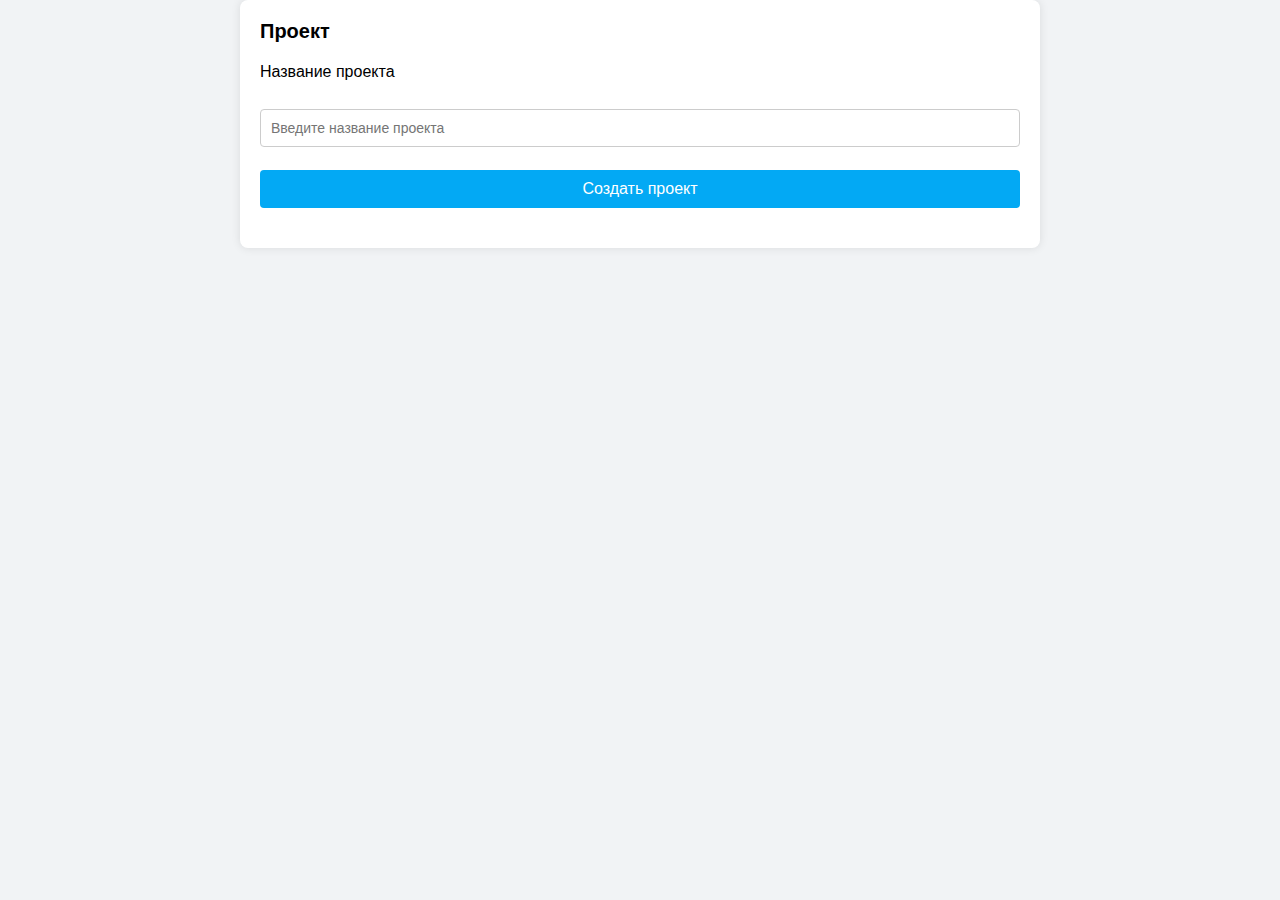
<file: Kanban/index.html>
<!DOCTYPE html>
<html lang="en">
<head>
    <meta charset="UTF-8">
    <meta name="viewport" content="width=device-width, initial-scale=1.0">
    <title>Project Manager</title>
    <link rel="stylesheet" href="styles.css">
    <script src="scripts.js" defer></script>
    <script src="drag.js" defer></script>
    <script src="todo.js" defer></script>
</head>
<body>
    
    <div id="mainWindow" class="container">
        <header>
            <h1>Проект</h1>
        </header>
        <main>
            <div class="project-editor">
                <label for="projectNameTextBox">Название проекта</label>
                <input type="text" id="projectNameTextBox" class="input" placeholder="Введите название проекта">
            </div>
            <div class="project-actions">
                <button id="addProjectButton" class="button add">Создать проект</button>
            </div>
            <div id="projectsList" class="projects-list"></div>
        </main>
    </div>

<div id="projectModal" class="modal">
    <div class="modal-content">
        <span class="close-button" id="closeProjectModal">&times;</span>
        <label for="editProjectName">Название проекта</label>
        <input type="text" id="editProjectName" class="input">
        <label for="editProjectDescription">Описание проекта</label>
        <textarea id="editProjectDescription" class="input edit-project-description" rows="4" placeholder="Введите описание проекта" style="resize: none; width: 438px; height: 120px;"></textarea>

        <button id="saveChangesButton" class="button save">Сохранить изменения</button>
    </div>
</div>


    <div id="kanbanWindow" class="board" style="display:none;">
        <button id="backToProjectsButton" class="button back">Вернуться к проектам</button>
        <button id="add-lane-btn">Add Column +</button>
        <div class="lanes" id="lanes"></div>

        <div id="task-modal" class="modal">
            <div class="modal-content">
                <span class="close" id="close-task-modal">&times;</span>
                <form id="task-form">
                    <input type="hidden" id="task-id" />
                    <label for="task-title">Title</label>
                    <input type="text" id="task-title" required />
                    <label for="task-desc">Description</label>
                    <textarea id="task-desc" rows="4"></textarea>
                    <label for="task-lane">Lane</label>
                    <select id="task-lane"></select>
                    <button type="submit">Save</button>
                    <button type="button" id="delete-task-btn">Delete</button>
                </form>
            </div>
        </div>

        <div id="lane-modal" class="modal">
            <div class="modal-content">
                <span class="close" id="close-lane-modal">&times;</span>
                <form id="lane-form">
                    <input type="hidden" id="lane-id" />
                    <label for="lane-title">Column Title</label>
                    <input type="text" id="lane-title" required />
                    <button type="submit">Save</button>
                    <button type="button" id="delete-lane-btn">Delete</button>
                </form>
            </div>
        </div>
    </div>
</body>
</html>
</file>
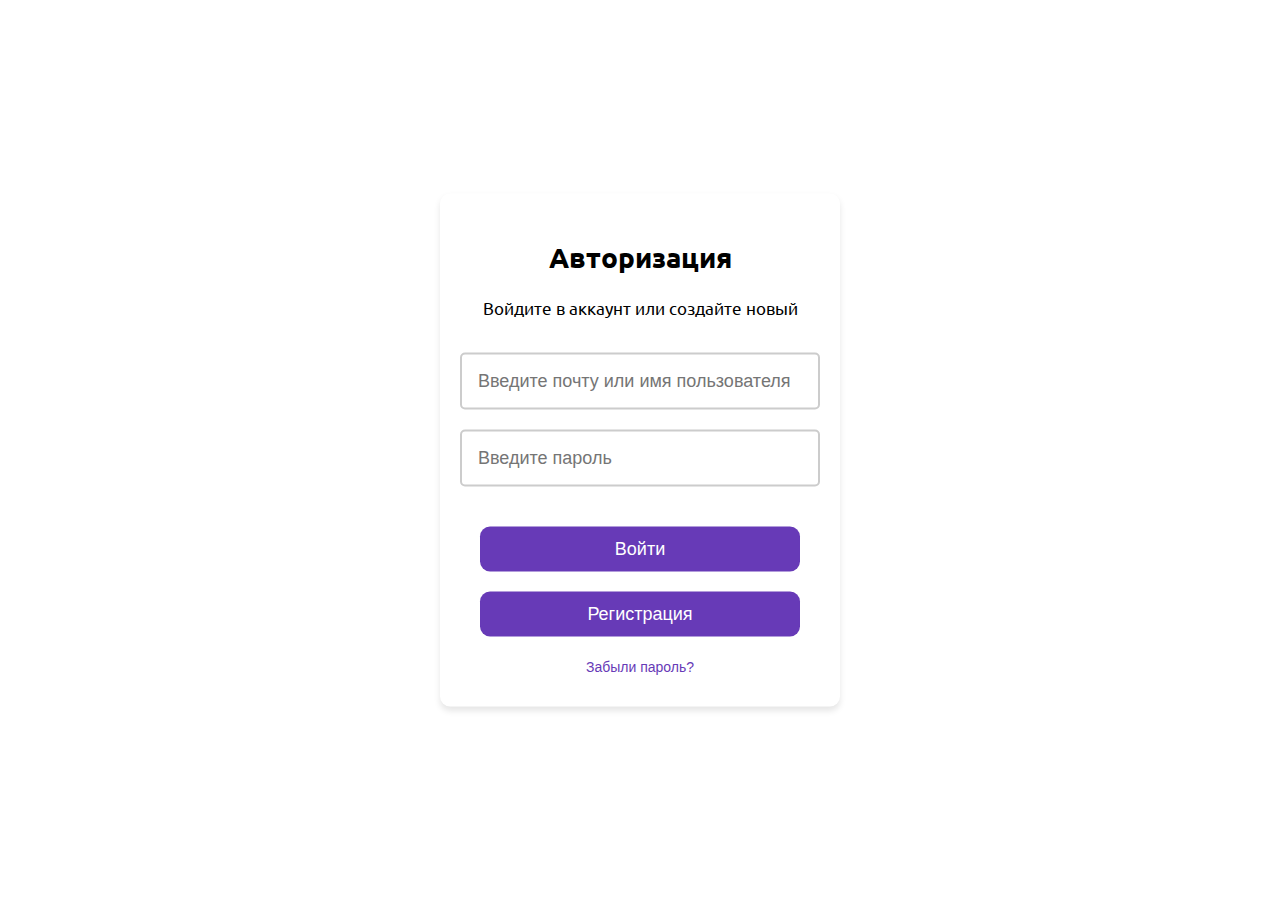
<file: loginpages/index.html>
<!DOCTYPE html>
<html lang="ru">
<head>
    <meta charset="UTF-8">
    <meta name="viewport" content="width=device-width, initial-scale=1.0">
    <title>Auth Page</title>
    <link rel="stylesheet" href="css/styles.css">


    <link rel="stylesheet" href="https://fonts.googleapis.com/css?family=Ubuntu:400,500,700&display=swap">
    <link rel="stylesheet" href="https://fonts.googleapis.com/icon?family=Material+Icons">

    
</head>
<body>
    <div class="container">
               <!-- Login Box -->
               <div id="loginBox" class="auth-box">
                <h1 class="title">Авторизация</h1>
                <p class="subtitle">Войдите в аккаунт или создайте новый</p>
                <div id="loginSnackbar" class="snackbar">Ошибка</div>
                <input type="text" id="loginUsername" class="input" placeholder="Введите почту или имя пользователя">
                <input type="password" id="loginPassword" class="input" placeholder="Введите пароль">
                <div class="button-container">
                    <button id="loginButton" class="button">Войти</button>
                    <button id="showRegisterButton" class="button">Регистрация</button>
                    <button id="showForgotPasswordButton" class="button button-link">Забыли пароль?</button>
                </div>
            </div>
    
            <!-- Register Box -->
            <div id="registerBox" class="auth-box" style="display: none;">
                <h1 class="title">Регистрация</h1>
                <div id="registerSnackbar" class="snackbar">Ошибка</div>
                <input type="text" id="registerUsername" class="input" placeholder="Введите имя пользователя">
                <input type="email" id="registerEmail" class="input" placeholder="Введите адрес электронной почты">
                <input type="password" id="registerPassword1" class="input" placeholder="Придумайте пароль">
                <input type="password" id="registerPassword2" class="input" placeholder="Подтвердите пароль">
                <div class="button-container">
                    <button id="registerButton" class="button">Зарегистрироваться</button>
                    <button id="backToLoginButton" class="button">Вернуться на страницу входа</button>
                </div>
            </div>

        <!-- Forgot Password Box -->
        <div id="forgotPasswordBox" class="auth-box" style="display: none;">
            <h1 class="title">Не удается войти?</h1>
            <p class="subtitle">
                Введите адрес электронной почты,<br>
                который вы указывали при регистрации,<br>
                и мы отправим вам код для восстановления.
            </p>
            <div id="forgotPasswordSnackbar" class="snackbar">Ошибка</div>
            <input type="text" id="forgotPasswordEmail" class="input" placeholder="Введите адрес электронной почты">
            <div class="button-container">
                <button id="getCodeButton" class="button">Получить код</button>
                <button id="backToLoginFromForgotButton" class="button button-link">Вернуться на страницу входа</button>
            </div>
        </div>

        <!-- Enter Code Box -->
        <div id="enterCodeBox" class="auth-box" style="display: none;">
            <h1 class="title">Введите код из письма</h1>
            <p class="subtitle">
                На указанный вами адрес<br>
                был отправлен 6-значный код
            </p>
            <div id="enterCodeSnackbar" class="snackbar">Ошибка</div>
            <input type="text" id="codeInput" class="input" placeholder="Введите код">
            <div class="button-container">
                <button id="submitCodeButton" class="button">Подтвердить</button>
                <button id="backToLoginFromEnterCodeButton" class="button button-link">Вернуться на страницу входа</button>
            </div>
        </div>

        <!-- Reset Password Box -->
        <div id="resetPasswordBox" class="auth-box" style="display: none;">
            <h1 class="title">Восстановление пароля</h1>
            <div id="resetPasswordSnackbar" class="snackbar">Ошибка</div>
            <input type="password" id="newPassword" class="input" placeholder="Введите новый пароль">
            <input type="password" id="confirmPassword" class="input" placeholder="Подтвердите новый пароль">
            <div class="button-container">
                <button id="changePasswordButton" class="button">Сменить пароль</button>
                <button id="backToLoginFromResetButton" class="button button-link">Вернуться на страницу входа</button>
            </div>
        </div>
    </div>
    <script type="module" src="js/scripts.js"></script>
</body>
</html>
</file>
<file: loginpages/css/styles.css>
body {
    font-family: 'Ubuntu', sans-serif;
    background-color: #FFFFFF;
    margin: 0;
    display: flex;
    justify-content: center;
    align-items: center;
    height: 100vh;
}

.container {
    display: flex;
    justify-content: center;
    align-items: center;
    width: 100%;
    height: 100%;
    position: relative;
}

.auth-box {
    width: 360px;
    padding: 20px;
    display: flex;
    flex-direction: column;
    align-items: center;
    box-shadow: 0px 4px 6px rgba(0, 0, 0, 0.1);
    border-radius: 10px;
    transition: opacity 0.3s ease, transform 0.3s ease;
    position: absolute;
    top: 50%;
    transform: translateY(-50%);
    background-color: #fff;
}

.title {
    font-size: 28px;
    font-weight: bold;
    margin: 25px 0 5px;
    text-align: center;
}

.subtitle {
    font-size: 17px;
    font-weight: 400;
    margin-bottom: 25px;
    text-align: center;
}

.snackbar {
    display: none;
    background-color: #FF5722;
    color: white;
    text-align: center;
    padding: 16px;
    position: fixed;
    z-index: 1;
    bottom: -60px;
    left: 50%;
    transform: translateX(-50%);
}

.input {
    font-size: 18px;
    padding: 16px;
    border: 2px solid #ccc;
    border-radius: 5px;
    width: 100%;
    margin: 10px 0;
    box-sizing: border-box;
}

.button-container {
    display: flex;
    flex-direction: column;
    align-items: center;
    width: 100%;
    margin-top: 20px;
}

.button {
    font-size: 18px;
    padding: 12px;
    width: calc(100% - 40px);
    margin: 10px 0;
    border: none;
    border-radius: 10px;
    cursor: pointer;
    background-color: #673ab7;
    color: white;
    text-align: center;
}

.button-link {
    background-color: transparent;
    color: #673ab7;
    font-size: 14px;
    width: auto;
    margin: 0;
}
</file>
<file: Kanban/styles.css>
/* ---- RESET/BASIC STYLING ---- */
* {
  padding: 0;
  margin: 0;
  box-sizing: border-box;
  font-family: sans-serif;
  -ms-overflow-style: none; /* IE and Edge */
  scrollbar-width: none; /* Firefox */
}

*::-webkit-scrollbar {
  display: none;
}

body {
    background-color: #f1f3f5;
    margin: 0;
    padding: 0;
}

.container {
    max-width: 800px;
    margin: 0 auto;
    padding: 20px;
    background-color: #fff;
    border-radius: 8px;
    box-shadow: 0 0 10px rgba(0, 0, 0, 0.1);
}

header {
    display: flex;
    justify-content: space-between;
    align-items: center;
}

header h1 {
    font-size: 20px;
    margin: 0;
}

.project-editor {
    margin-top: 20px;
}

.project-editor label {
    font-size: 16px;
    display: block;
    margin-bottom: 8px;
}

.input {
    width: calc(100%);
    padding: 10px;
    font-size: 14px;
    border: 1px solid #ccc;
    border-radius: 4px;
    margin-bottom: 20px;
    margin-top: 20px;
    margin-right: 20px;
    margin-left: 0px;
}

.project-actions {
    margin-top: 15px;
    margin-right: 20px;
    margin-bottom: 0px;
    margin-left: 0px;
}

.button {
    padding: 10px 20px;
    margin-left: 10px;
    font-size: 16px;
    border: none;
    border-radius: 4px;
    cursor: pointer;
}

.button.add {
    background-color: #03a9f4;
    color: #fff;
    width: 100%;
    margin-right: 0px;
}

.button.save {
    background-color: #6200ea;
    color: #fff;
    width: 100%;
}

.button.back {
    background-color: #f44336;
    color: #fff;
}

.projects-list {
    margin-top: 20px;
}

.project-item {
    display: flex;
    flex-direction: column; /* Changed from row to column for better text handling */
    align-items: flex-start; /* Align items to the start of the flex container */
    justify-content: space-between;
    padding: 10px;
    background-color: #eee;
    border-radius: 4px;
    margin-bottom: 10px;
    cursor: pointer;
    max-width: 100%; /* Ensure it doesn't overflow the parent */
    overflow: hidden; /* Hide any overflow content */
    box-sizing: border-box; /* Include padding and border in the element's total width and height */
}

.project-title {
    font-size: 16px;
    width: 100%; /* Make sure it takes full width */
    word-wrap: break-word; /* Break long words to avoid overflow */
    word-break: break-word; /* Ensure long words break properly */
    white-space: normal; /* Allow text to wrap */
}

.project-actions {
    display: flex;
    align-items: center;
    justify-content: flex-end; /* Align actions to the right */
    gap: 10px;
    width: 100%; /* Make sure it takes full width */
}

.project-actions button,
.project-actions .delete-project {
    margin: 0;
    flex-shrink: 0; /* Ensure buttons don't shrink */
}

.project-actions .delete-project {
    color: darkred;
    cursor: pointer;
}


.modal {
    display: none;
    position: fixed;
    z-index: 1;
    left: 0;
    top: 0;
    width: 100%;
    height: 100%;
    overflow: auto;
    background-color: rgba(0,0,0,0.4);
}

.modal-content {
    background-color: #fefefe;
    margin: 15% auto;
    padding: 20px;
    border: 1px solid #888;
    width: 80%;
    max-width: 500px;
    border-radius: 8px;
    position: relative;
}

.close-button,
.close {
    color: #aaa;
    position: absolute;
    top: 10px;
    right: 20px;
    font-size: 28px;
    font-weight: bold;
}

.close-button:hover,
.close-button:focus,
.close:hover,
.close:focus {
    color: black;
    text-decoration: none;
    cursor: pointer;
}

.board {
  width: 100%;
  height: 100vh;
  overflow: hidden;
  background-position: center;
  background-size: cover;
  display: flex;
  flex-direction: column;
  align-items: flex-start;
}

.wrapper {
  width: 100%;
  overflow-x: auto;
  overflow-y: hidden;
  white-space: nowrap;
}

#add-lane-btn {
  margin: 20px;
  padding: 12px 32px;
  border-radius: 4px;
  border: none;
  box-shadow: 0px 5px 15px rgba(0, 0, 0, 0.25);
  background: #ffffff;
  color: black;
  font-weight: bold;
  font-size: 14px;
  cursor: pointer;
}

.add-task-btn {
  margin-top: 10px;
  padding: 8px;
  border-radius: 4px;
  border: none;
  background: #007bff;
  color: white;
  font-size: 14px;
  cursor: pointer;
}

.lanes {
  display: flex;
  align-items: flex-start;
  justify-content: start;
  gap: 16px;
  padding: 24px 0;
  height: 100%;
}

.heading {
  font-size: 22px;
  font-weight: bold;
  margin-bottom: 8px;
  cursor: pointer;
  overflow: hidden; /* Скрываем содержимое, которое не помещается */
  text-overflow: ellipsis; /* Добавляем многоточие для переполненного текста */
  white-space: nowrap; /* Запрещаем перенос текста на новую строку */
  width: 100%; /* Обеспечиваем, что заголовок займет всю ширину родительского контейнера */
  box-sizing: border-box; /* Включаем padding и border в ширину элемента */
}

.swim-lane {
  display: flex;
  flex-direction: column;
  align-items: flex-start;
  justify-content: flex-start;
  border-radius: 4px;
  padding: 16px;
  background: rgba(255, 255, 255, 0.5);
  box-shadow: 0px 5px 15px rgba(0, 0, 0, 0.25);
  width: 560px; /* Устанавливаем фиксированную ширину, равную ширине карточек */
}

.cards {
  display: flex;
  flex-direction: column;
  align-items: flex-start;
  justify-content: flex-start;
  gap: 8px;
}

.card {
  width: 530px; /* Увеличиваем ширину в 2 раза */
  min-height: 160px; /* Увеличиваем минимальную высоту для карточек */
  border-radius: 8px;
  padding: 12px 16px 50px 16px; /* Добавляем нижний отступ, чтобы не пересекаться с кнопкой */
  background: white;
  box-shadow: 0px 5px 15px rgba(0, 0, 0, 0.1);
  cursor: pointer;
  margin-top: 10px;
  position: relative; /* Ensure the card is the positioning context for the button */
  overflow: hidden; /* Hide any overflow content */
  box-sizing: border-box; /* Include padding and border in the element's total width and height */
  word-wrap: break-word; /* Break long words to avoid overflow */
  word-break: break-word; /* Ensure long words break properly */
  white-space: normal; /* Allow text to wrap */
}

.card:hover {
  box-shadow: 0px 5px 15px rgba(0, 0, 0, 0.25);
  transition: all 0.3s ease-in;
}

.card h3 {
  font-size: 14px;
  font-weight: bold;
  margin: 0; /* Remove default margin */
  overflow: hidden; /* Hide any overflow content */
  text-overflow: ellipsis; /* Add ellipsis (...) if text overflows */
  display: -webkit-box; /* Required for multi-line truncation */
  -webkit-line-clamp: 2; /* Show at most 2 lines */
  -webkit-box-orient: vertical; /* Required for multi-line truncation */
  white-space: normal; /* Allow text to wrap */
}

.card p {
  font-size: 12px;
  font-weight: normal;
  margin: 8px 0 0 0; /* Add margin to top and remove default margin */
  overflow: hidden; /* Hide any overflow content */
  text-overflow: ellipsis; /* Add ellipsis (...) if text overflows */
  display: -webkit-box; /* Required for multi-line truncation */
  -webkit-line-clamp: 4; /* Show at most 4 lines */
  -webkit-box-orient: vertical; /* Required for multi-line truncation */
  white-space: normal; /* Allow text to wrap */
}

#task-modal,
#lane-modal {
  display: none;
  position: fixed;
  z-index: 1;
  left: 0;
  top: 0;
  width: 100%;
  height: 100%;
  overflow: auto;
  background-color: rgba(0, 0, 0, 0.4);
}

.modal-content {
  background-color: #fefefe;
  margin: 10% auto;
  padding: 20px;
  border: 1px solid #888;
  width: 40%;
  border-radius: 8px;
  position: relative;
}

.close {
  color: #aaa;
  float: right;
  font-size: 28px;
  font-weight: bold;
}

.close:hover,
.close:focus {
  color: black;
  text-decoration: none;
  cursor: pointer;
}

/* Стили для label */
label {
  display: block; /* Делаем label блочным элементом */
  margin-bottom: 8px; /* Добавляем немного отступа снизу */
}

/* Стили для текстового поля */
input[type="text"] {
  width: 100%; /* Занимаем всю доступную ширину */
  padding: 10px; /* Добавляем отступы вокруг текста */
  font-size: 14px;
  border: 1px solid #ccc; /* Добавляем рамку */
  border-radius: 4px; /* Закругляем углы */
  margin-bottom: 8px; /* Добавляем немного отступа снизу */
}

/* Стили для кнопок */
button[type="submit"],
button[type="button"] {
  display: inline-block; /* Отображаем кнопки в одной линии */
  padding: 10px 20px; /* Задаем отступы вокруг текста */
  font-size: 16px;
  border: 1px solid transparent; /* Добавляем рамку */
  border-radius: 4px; /* Закругляем углы */
  cursor: pointer; /* Делаем указатель мыши */
}

/* Стили для кнопки Save */
button[type="submit"] {
  background-color: #6200ea; /* Цвет фона */
  color: #fff; /* Цвет текста */
  margin-right: 10px; /* Добавляем немного отступа справа */
}

/* Стили для кнопки Delete */
button[type="button"] {
  background-color: #f44336; /* Цвет фона */
  color: #fff; /* Цвет текста */
}

/* Стили для модального окна добавления задачи */
#task-modal {
  display: none;
  position: fixed;
  z-index: 1;
  left: 0;
  top: 0;
  width: 100%;
  height: 100%;
  overflow: auto;
  background-color: rgba(0, 0, 0, 0.4);
}

/* Стили для содержимого модального окна */
#task-modal .modal-content {
  background-color: #fefefe;
  margin: 10% auto;
  padding: 20px;
  border: 1px solid #888;
  width: 40%; /* Ширина модального окна */
  max-width: 500px; /* Максимальная ширина модального окна */
  border-radius: 8px;
  position: relative;
}

/* Стили для кнопок закрытия */
#task-modal .close {
  color: #aaa;
  float: right;
  font-size: 28px;
  font-weight: bold;
}

/* Стили для кнопок закрытия при наведении */
#task-modal .close:hover,
#task-modal .close:focus {
  color: black;
  text-decoration: none;
  cursor: pointer;
}

/* Стили для заголовка "Title" */
#task-modal label[for="task-title"] {
  display: block; /* Делаем label блочным элементом */
  margin-bottom: 8px; /* Добавляем отступ снизу */
}

/* Стили для текстового поля "Title" */
#task-modal input[type="text"]#task-title {
  width: 100%; /* Занимаем всю доступную ширину */
  padding: 10px; /* Добавляем отступы вокруг текста */
  font-size: 14px;
  border: 1px solid #ccc; /* Добавляем рамку */
  border-radius: 4px; /* Закругляем углы */
  margin-bottom: 8px; /* Добавляем отступ снизу */
}

/* Стили для текстового поля "Description" */
#task-modal textarea#task-desc {
  width: 100%; /* Занимаем всю доступную ширину */
  padding: 10px; /* Добавляем отступы вокруг текста */
  font-size: 14px;
  border: 1px solid #ccc; /* Добавляем рамку */
  border-radius: 4px; /* Закругляем углы */
  margin-bottom: 8px; /* Добавляем отступ снизу */
  resize: none; /* Запрещаем изменение размеров текстового поля */
  height: 120px; /* Фиксируем высоту текстового поля */
}

/* Стили для списка "Lane" */
#task-modal select#task-lane {
  width: 100%; /* Занимаем всю доступную ширину */
  padding: 10px; /* Добавляем отступы вокруг текста */
  font-size: 14px;
  border: 1px solid #ccc; /* Добавляем рамку */
  border-radius: 4px; /* Закругляем углы */
  margin-bottom: 8px; /* Добавляем отступ снизу */
}

/* Стили для кнопок "Save" и "Delete" */
#task-modal button {
  display: inline-block; /* Отображаем кнопки в одной линии */
  padding: 10px 20px; /* Задаем отступы вокруг текста */
  font-size: 16px;
  border: 1px solid transparent; /* Добавляем рамку */
  border-radius: 4px; /* Закругляем углы */
  cursor: pointer; /* Делаем указатель мыши */
  margin-right: 10px; /* Добавляем немного отступа справа */
}

/* Стили для кнопки "Save" */
#task-modal button[type="submit"] {
  background-color: #6200ea; /* Цвет фона */
  color: #fff; /* Цвет текста */
}

/* Стили для кнопки "Delete" */
#task-modal button[type="button"] {
  background-color: #f44336; /* Цвет фона */
  color: #fff; /* Цвет текста */
}

.edit-task-btn {
  background-color: #6200ea;
  color: white;
  border: 2px solid #6200ea;
  border-radius: 4px;
  padding: 8px 16px;
  font-size: 14px;
  cursor: pointer;
  position: absolute;
  bottom: 10px;
  left: 10px;
}

.edit-task-btn:hover {
  background-color: white;
  color: #6200ea;
}
</file>
